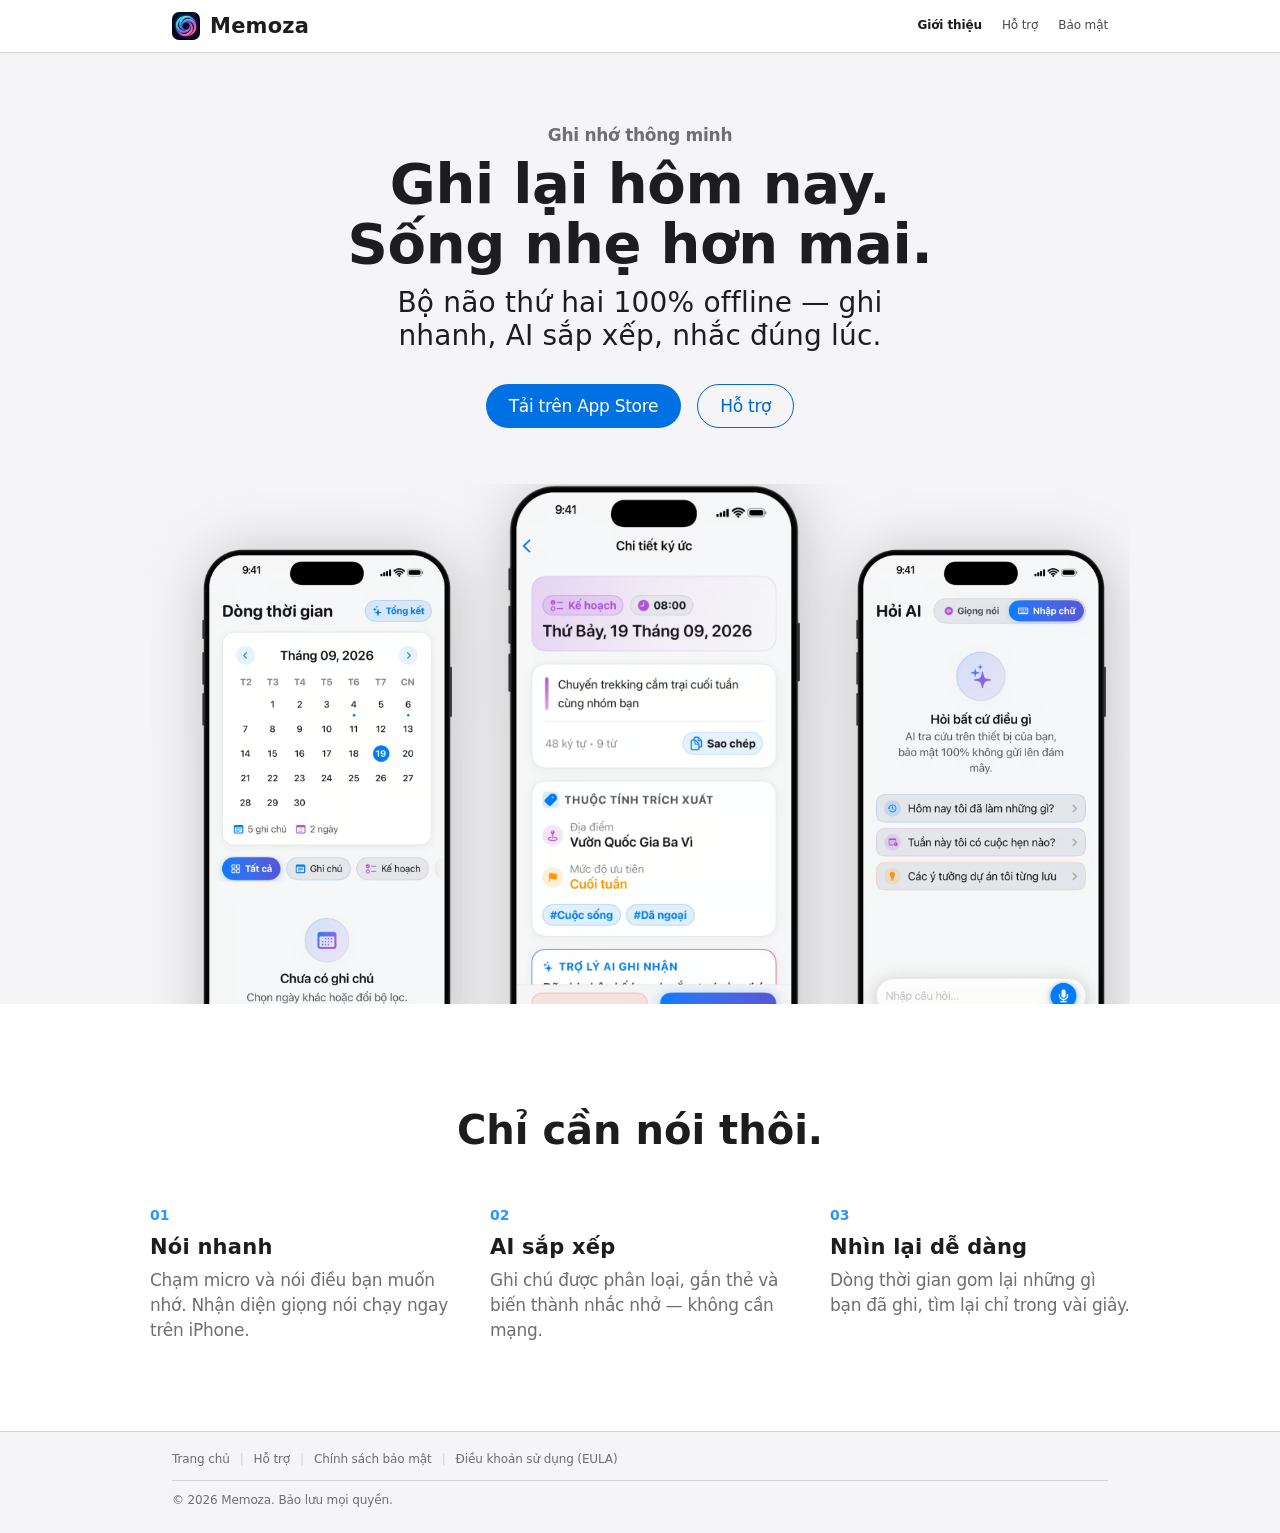
<file: index.html>
<!doctype html>
<html lang="vi">
<head>
<meta charset="utf-8">
<meta name="viewport" content="width=device-width, initial-scale=1, viewport-fit=cover">
<title>Memoza — Ghi nhớ thông minh</title>
<meta name="description" content="Memoza: bộ não thứ hai 100% offline trên iPhone — ghi nhanh, AI sắp xếp, nhắc đúng lúc.">
<meta name="theme-color" content="#f5f5f7">
<meta property="og:title" content="Memoza — Ghi nhớ thông minh">
<meta property="og:description" content="Memoza: bộ não thứ hai 100% offline trên iPhone — ghi nhanh, AI sắp xếp, nhắc đúng lúc.">
<link rel="icon" href="assets/app-icon.png">
<link rel="apple-touch-icon" href="assets/app-icon.png">
<link rel="stylesheet" href="assets/apple.css?v=c72a7275">
</head>
<body>
<a class="skip" href="#main">Bỏ qua đến nội dung</a>
<header class="gnav"><div class="gnav-inner">
<a class="gnav-brand" href="./"><img src="assets/app-icon.png" width="28" height="28" alt=""><span>Memoza</span></a>
<nav class="gnav-links" aria-label="Điều hướng"><a href="./" aria-current="page">Giới thiệu</a><a href="support.html">Hỗ trợ</a><a href="privacy.html">Bảo mật</a></nav>
</div></header>
<main id="main">
<section class="hero">
  <p class="eyebrow">Ghi nhớ thông minh</p>
  <h1>Ghi lại hôm nay. Sống nhẹ hơn mai.</h1>
  <p class="tagline">Bộ não thứ hai 100% offline — ghi nhanh, AI sắp xếp, nhắc đúng lúc.</p>
  <div class="actions">
    <a class="btn btn-fill" href="https://apps.apple.com/us/app/memoza/id6808146043" target="_blank" rel="noopener noreferrer">Tải trên App Store</a>
    <a class="btn btn-line" href="support.html">Hỗ trợ</a>
  </div>
  <div class="shots">
    <picture><source type="image/avif" srcset="assets/timeline.avif"><img class="side" src="assets/timeline.webp" width="720" height="1516" alt="Dòng thời gian dạng lịch, đánh dấu ngày có ghi chú" loading="lazy"></picture>
    <picture><source type="image/avif" srcset="assets/detail.avif"><img class="lead" src="assets/detail.webp" width="720" height="1516" alt="Chi tiết một ký ức: AI trích xuất địa điểm, mức ưu tiên và thẻ" fetchpriority="high"></picture>
    <picture><source type="image/avif" srcset="assets/ask.avif"><img class="side side-2" src="assets/ask.webp" width="720" height="1516" alt="Màn Hỏi AI với các câu hỏi gợi ý" loading="lazy"></picture>
  </div>
</section>

<section class="section">
  <h2>Chỉ cần nói thôi.</h2>
  <div class="features">
    <div><span class="num">01</span><h3>Nói nhanh</h3><p>Chạm micro và nói điều bạn muốn nhớ. Nhận diện giọng nói chạy ngay trên iPhone.</p></div>
    <div><span class="num">02</span><h3>AI sắp xếp</h3><p>Ghi chú được phân loại, gắn thẻ và biến thành nhắc nhở — không cần mạng.</p></div>
    <div><span class="num">03</span><h3>Nhìn lại dễ dàng</h3><p>Dòng thời gian gom lại những gì bạn đã ghi, tìm lại chỉ trong vài giây.</p></div>
  </div>
</section>
</main>
<footer class="gfoot"><div class="gfoot-inner">
<nav aria-label="Liên kết"><a href="./">Trang chủ</a><a href="support.html">Hỗ trợ</a><a href="privacy.html">Chính sách bảo mật</a><a href="https://www.apple.com/legal/internet-services/itunes/dev/stdeula/">Điều khoản sử dụng (EULA)</a></nav>
<p>© 2026 Memoza. Bảo lưu mọi quyền.</p>
</div></footer>
</body>
</html>
</file>
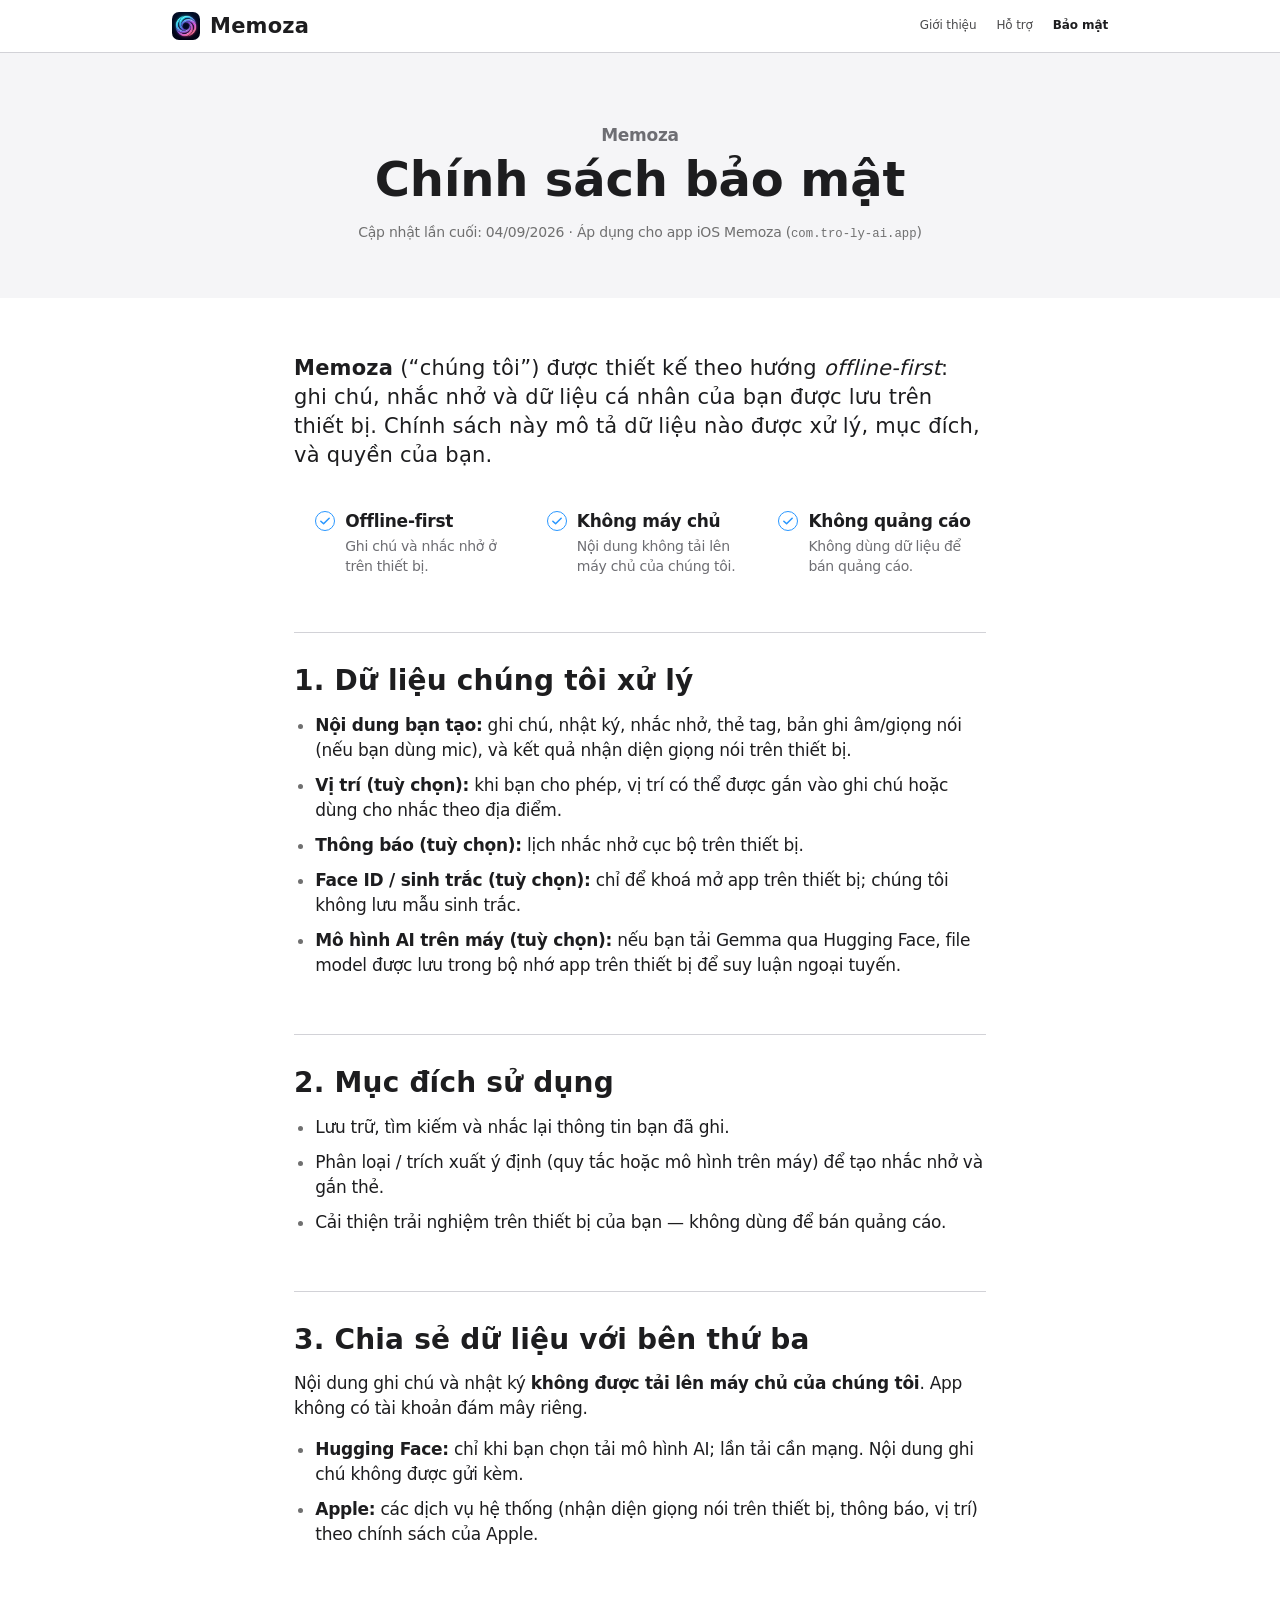
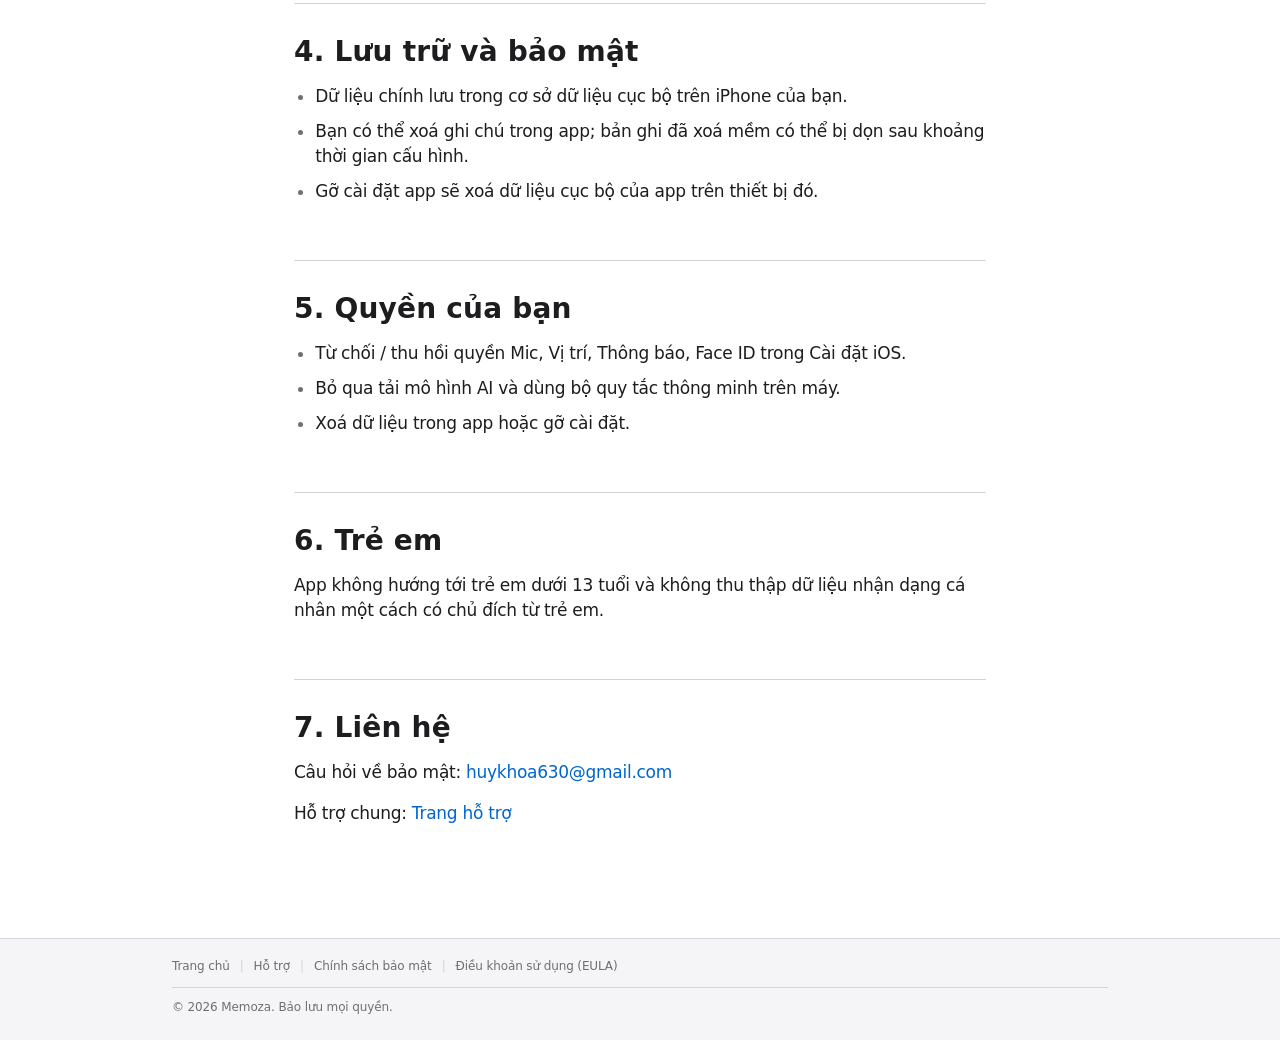
<file: privacy.html>
<!doctype html>
<html lang="vi">
<head>
<meta charset="utf-8">
<meta name="viewport" content="width=device-width, initial-scale=1, viewport-fit=cover">
<title>Chính sách bảo mật — Memoza</title>
<meta name="description" content="Memoza lưu ghi chú và nhắc nhở trên iPhone của bạn, không tải lên máy chủ.">
<meta name="theme-color" content="#f5f5f7">
<meta property="og:title" content="Chính sách bảo mật — Memoza">
<meta property="og:description" content="Memoza lưu ghi chú và nhắc nhở trên iPhone của bạn, không tải lên máy chủ.">
<link rel="icon" href="assets/app-icon.png">
<link rel="apple-touch-icon" href="assets/app-icon.png">
<link rel="stylesheet" href="assets/apple.css?v=c72a7275">
</head>
<body>
<a class="skip" href="#main">Bỏ qua đến nội dung</a>
<header class="gnav"><div class="gnav-inner">
<a class="gnav-brand" href="./"><img src="assets/app-icon.png" width="28" height="28" alt=""><span>Memoza</span></a>
<nav class="gnav-links" aria-label="Điều hướng"><a href="./">Giới thiệu</a><a href="support.html">Hỗ trợ</a><a href="privacy.html" aria-current="page">Bảo mật</a></nav>
</div></header>
<main id="main">
<header class="doc-head">
  <p class="eyebrow">Memoza</p>
  <h1>Chính sách bảo mật</h1>
  <p class="meta">Cập nhật lần cuối: 04/09/2026 · Áp dụng cho app iOS Memoza (<code>com.tro-ly-ai.app</code>)</p>
</header>

<article class="doc">
  <p class="lead"><strong>Memoza</strong> (“chúng tôi”) được thiết kế theo hướng <em>offline-first</em>: ghi chú, nhắc nhở và dữ liệu cá nhân của bạn được lưu trên thiết bị. Chính sách này mô tả dữ liệu nào được xử lý, mục đích, và quyền của bạn.</p>

  <ul class="facts">
    <li><b>Offline-first</b><span>Ghi chú và nhắc nhở ở trên thiết bị.</span></li>
    <li><b>Không máy chủ</b><span>Nội dung không tải lên máy chủ của chúng tôi.</span></li>
    <li><b>Không quảng cáo</b><span>Không dùng dữ liệu để bán quảng cáo.</span></li>
  </ul>


  <h2>1. Dữ liệu chúng tôi xử lý</h2>
  <ul>
    <li><strong>Nội dung bạn tạo:</strong> ghi chú, nhật ký, nhắc nhở, thẻ tag, bản ghi âm/giọng nói (nếu bạn dùng mic), và kết quả nhận diện giọng nói trên thiết bị.</li>
    <li><strong>Vị trí (tuỳ chọn):</strong> khi bạn cho phép, vị trí có thể được gắn vào ghi chú hoặc dùng cho nhắc theo địa điểm.</li>
    <li><strong>Thông báo (tuỳ chọn):</strong> lịch nhắc nhở cục bộ trên thiết bị.</li>
    <li><strong>Face ID / sinh trắc (tuỳ chọn):</strong> chỉ để khoá mở app trên thiết bị; chúng tôi không lưu mẫu sinh trắc.</li>
    <li><strong>Mô hình AI trên máy (tuỳ chọn):</strong> nếu bạn tải Gemma qua Hugging Face, file model được lưu trong bộ nhớ app trên thiết bị để suy luận ngoại tuyến.</li>
  </ul>

  <h2>2. Mục đích sử dụng</h2>
  <ul>
    <li>Lưu trữ, tìm kiếm và nhắc lại thông tin bạn đã ghi.</li>
    <li>Phân loại / trích xuất ý định (quy tắc hoặc mô hình trên máy) để tạo nhắc nhở và gắn thẻ.</li>
    <li>Cải thiện trải nghiệm trên thiết bị của bạn — không dùng để bán quảng cáo.</li>
  </ul>

  <h2>3. Chia sẻ dữ liệu với bên thứ ba</h2>
  <p>Nội dung ghi chú và nhật ký <strong>không được tải lên máy chủ của chúng tôi</strong>. App không có tài khoản đám mây riêng.</p>
  <ul>
    <li><strong>Hugging Face:</strong> chỉ khi bạn chọn tải mô hình AI; lần tải cần mạng. Nội dung ghi chú không được gửi kèm.</li>
    <li><strong>Apple:</strong> các dịch vụ hệ thống (nhận diện giọng nói trên thiết bị, thông báo, vị trí) theo chính sách của Apple.</li>
  </ul>

  <h2>4. Lưu trữ và bảo mật</h2>
  <ul>
    <li>Dữ liệu chính lưu trong cơ sở dữ liệu cục bộ trên iPhone của bạn.</li>
    <li>Bạn có thể xoá ghi chú trong app; bản ghi đã xoá mềm có thể bị dọn sau khoảng thời gian cấu hình.</li>
    <li>Gỡ cài đặt app sẽ xoá dữ liệu cục bộ của app trên thiết bị đó.</li>
  </ul>

  <h2>5. Quyền của bạn</h2>
  <ul>
    <li>Từ chối / thu hồi quyền Mic, Vị trí, Thông báo, Face ID trong Cài đặt iOS.</li>
    <li>Bỏ qua tải mô hình AI và dùng bộ quy tắc thông minh trên máy.</li>
    <li>Xoá dữ liệu trong app hoặc gỡ cài đặt.</li>
  </ul>

  <h2>6. Trẻ em</h2>
  <p>App không hướng tới trẻ em dưới 13 tuổi và không thu thập dữ liệu nhận dạng cá nhân một cách có chủ đích từ trẻ em.</p>

  <h2>7. Liên hệ</h2>
  <p>Câu hỏi về bảo mật: <a href="mailto:huykhoa630@gmail.com">huykhoa630@gmail.com</a></p>
  <p>Hỗ trợ chung: <a href="support.html">Trang hỗ trợ</a></p>
</article>
</main>
<footer class="gfoot"><div class="gfoot-inner">
<nav aria-label="Liên kết"><a href="./">Trang chủ</a><a href="support.html">Hỗ trợ</a><a href="privacy.html">Chính sách bảo mật</a><a href="https://www.apple.com/legal/internet-services/itunes/dev/stdeula/">Điều khoản sử dụng (EULA)</a></nav>
<p>© 2026 Memoza. Bảo lưu mọi quyền.</p>
</div></footer>
</body>
</html>
</file>
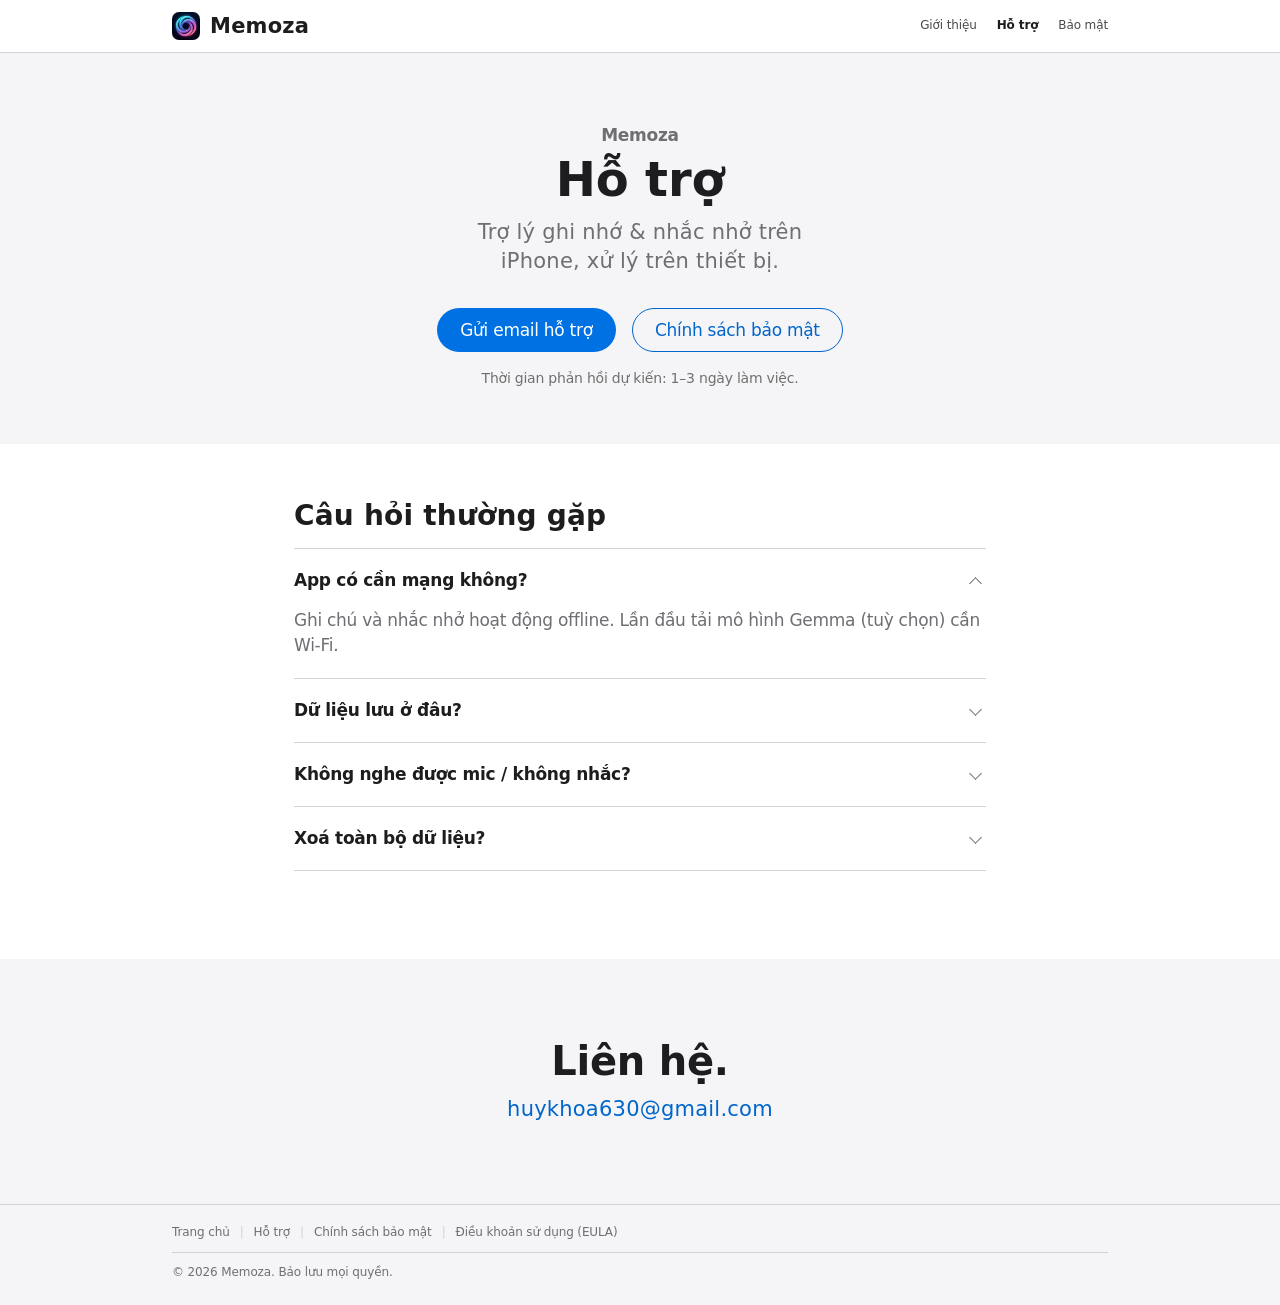
<file: support.html>
<!doctype html>
<html lang="vi">
<head>
<meta charset="utf-8">
<meta name="viewport" content="width=device-width, initial-scale=1, viewport-fit=cover">
<title>Hỗ trợ — Memoza</title>
<meta name="description" content="Hỗ trợ người dùng ứng dụng Memoza.">
<meta name="theme-color" content="#f5f5f7">
<meta property="og:title" content="Hỗ trợ — Memoza">
<meta property="og:description" content="Hỗ trợ người dùng ứng dụng Memoza.">
<link rel="icon" href="assets/app-icon.png">
<link rel="apple-touch-icon" href="assets/app-icon.png">
<link rel="stylesheet" href="assets/apple.css?v=c72a7275">
</head>
<body>
<a class="skip" href="#main">Bỏ qua đến nội dung</a>
<header class="gnav"><div class="gnav-inner">
<a class="gnav-brand" href="./"><img src="assets/app-icon.png" width="28" height="28" alt=""><span>Memoza</span></a>
<nav class="gnav-links" aria-label="Điều hướng"><a href="./">Giới thiệu</a><a href="support.html" aria-current="page">Hỗ trợ</a><a href="privacy.html">Bảo mật</a></nav>
</div></header>
<main id="main">
<header class="doc-head">
  <p class="eyebrow">Memoza</p>
  <h1>Hỗ trợ</h1>
  <p class="tagline-sm">Trợ lý ghi nhớ &amp; nhắc nhở trên iPhone, xử lý trên thiết bị.</p>
  <div class="actions">
    <a class="btn btn-fill" href="mailto:huykhoa630@gmail.com?subject=H%E1%BB%97%20tr%E1%BB%A3%20Memoza">Gửi email hỗ trợ</a>
    <a class="btn btn-line" href="privacy.html">Chính sách bảo mật</a>
  </div>
  <p class="meta">Thời gian phản hồi dự kiến: 1–3 ngày làm việc.</p>
</header>

<div class="doc">
  <h2>Câu hỏi thường gặp</h2>
  <div class="faq">
    <details open><summary>App có cần mạng không?</summary><p>Ghi chú và nhắc nhở hoạt động offline. Lần đầu tải mô hình Gemma (tuỳ chọn) cần Wi‑Fi.</p></details>
    <details><summary>Dữ liệu lưu ở đâu?</summary><p>Trên iPhone của bạn. Không đồng bộ lên server của chúng tôi.</p></details>
    <details><summary>Không nghe được mic / không nhắc?</summary><p>Kiểm tra quyền Micro và Thông báo trong Cài đặt iOS → Memoza.</p></details>
    <details><summary>Xoá toàn bộ dữ liệu?</summary><p>Xoá ghi chú trong app hoặc gỡ cài đặt ứng dụng.</p></details>
  </div>
</div>

<section class="contact">
  <h2>Liên hệ.</h2>
  <p class="tagline-sm"><a href="mailto:huykhoa630@gmail.com">huykhoa630@gmail.com</a></p>
</section>
</main>
<footer class="gfoot"><div class="gfoot-inner">
<nav aria-label="Liên kết"><a href="./">Trang chủ</a><a href="support.html">Hỗ trợ</a><a href="privacy.html">Chính sách bảo mật</a><a href="https://www.apple.com/legal/internet-services/itunes/dev/stdeula/">Điều khoản sử dụng (EULA)</a></nav>
<p>© 2026 Memoza. Bảo lưu mọi quyền.</p>
</div></footer>
</body>
</html>
</file>
<file: assets/apple.css>
/* Style chung cho mọi trang app — "white room with a single blue switch".
   Sửa ở đây rồi chạy `node scripts/sites.mjs build`; file được chép vào dist/<site>/assets/apple.css. */
:root {
  color-scheme: light;
  --blue: #0071e3;        /* chỉ dùng làm nền nút chính */
  --link: #0066cc;        /* link và nút viền */
  --signal: #2997ff;      /* trang trí */
  --ink: #1d1d1f;
  --ink-2: #6e6e73;
  --ash: #707070;
  --frost: #f5f5f7;
  --ice: #f4f8fb;
  --pebble: #e2e2e5;
  --hair: #d2d2d7;
  --white: #fff;
  --radius: 8px;
  --pill: 980px;
  --shadow-product: rgba(0, 0, 0, .22) 3px 5px 30px 0;
  --text: -apple-system, BlinkMacSystemFont, "SF Pro Text", "Helvetica Neue", Inter, system-ui, sans-serif;
  --display: -apple-system, BlinkMacSystemFont, "SF Pro Display", "Helvetica Neue", Inter, system-ui, sans-serif;
  --gutter: 22px;
  --text-max: 692px;
  --content-max: 980px;
}

*, *::before, *::after { box-sizing: border-box; }
html { -webkit-text-size-adjust: 100%; }
body {
  margin: 0;
  background: var(--white);
  color: var(--ink);
  font: 400 17px/1.47 var(--text);
  letter-spacing: -.016em;
  -webkit-font-smoothing: antialiased;
  text-rendering: optimizeLegibility;
}
img { display: block; max-width: 100%; height: auto; }
picture { display: contents; } /* <picture> chỉ để chọn định dạng (AVIF/WebP), không tham gia bố cục */
a { color: var(--link); text-decoration: none; }
a:hover { text-decoration: underline; }
:focus-visible { outline: 2px solid var(--blue); outline-offset: 2px; border-radius: 4px; }
strong, b { font-weight: 600; }
h1, h2, h3, .tagline, .tagline-sm { text-wrap: balance; }
code { font: .88em/1 ui-monospace, "SF Mono", Menlo, monospace; letter-spacing: 0; }

.skip { position: absolute; left: -999px; }
.skip:focus { left: 16px; top: 8px; z-index: 20; background: var(--white); padding: 8px 12px; }

/* ——— Global nav ——— */
.gnav {
  position: sticky; top: 0; z-index: 10;
  background: rgba(255, 255, 255, .8);
  -webkit-backdrop-filter: saturate(180%) blur(20px);
  backdrop-filter: saturate(180%) blur(20px);
  border-bottom: 1px solid var(--hair);
}
.gnav-inner {
  max-width: var(--content-max); margin: 0 auto; padding: 0 var(--gutter);
  min-height: 52px; display: flex; align-items: center; justify-content: space-between; gap: 16px;
}
.gnav-brand {
  display: flex; align-items: center; gap: 10px; flex: none;
  color: var(--ink); font: 600 21px/1.24 var(--display); letter-spacing: .011em;
}
.gnav-brand:hover { text-decoration: none; }
.gnav-brand img { width: 28px; height: 28px; border-radius: 7px; }
.gnav-links { display: flex; align-items: center; gap: 20px; overflow-x: auto; scrollbar-width: none; }
.gnav-links::-webkit-scrollbar { display: none; }
.gnav-links a { color: var(--ink); font-size: 12px; letter-spacing: -.01em; white-space: nowrap; opacity: .8; padding: 14px 0; }
.gnav-links a:hover { opacity: 1; text-decoration: none; color: var(--link); }
.gnav-links a[aria-current="page"] { opacity: 1; font-weight: 600; }
.gnav-links .lang { border: 1px solid var(--hair); border-radius: var(--pill); padding: 3px 10px; opacity: 1; }

/* ——— Buttons ——— */
.actions { display: flex; flex-wrap: wrap; justify-content: center; gap: 16px; margin-top: 32px; }
.btn {
  display: inline-flex; align-items: center; justify-content: center; gap: 6px;
  min-height: 44px; padding: 11px 22px; border-radius: var(--pill);
  font: 400 17px/1.18 var(--text); letter-spacing: -.016em; white-space: nowrap;
  border: 1px solid transparent; transition: background-color .2s, color .2s;
}
.btn:hover { text-decoration: none; }
.btn-fill { background: var(--blue); color: var(--white); }
.btn-fill:hover { background: #0077ed; }
.btn-line { border-color: var(--link); color: var(--link); }
.btn-line:hover { background: var(--link); color: var(--white); }
.link-more::after { content: " ›"; }

/* ——— Hero ——— */
.hero { background: var(--frost); text-align: center; padding: 72px var(--gutter) 0; overflow: hidden; }
.eyebrow { font: 600 17px/1.24 var(--text); color: var(--ink-2); margin: 0 0 8px; letter-spacing: -.016em; }
.hero h1, .display {
  font: 600 56px/1.07 var(--display); letter-spacing: -.005em; margin: 0 auto; max-width: 16ch;
}
.tagline { font: 300 28px/1.18 var(--display); letter-spacing: .007em; margin: 12px auto 0; max-width: 30ch; }
.tagline-sm { font: 300 21px/1.38 var(--display); letter-spacing: .011em; color: var(--ink); margin: 12px auto 0; max-width: 40ch; }
.shots {
  display: flex; justify-content: center; align-items: flex-start; gap: 28px;
  margin: 56px auto 0; max-width: var(--content-max); height: 520px; overflow: hidden;
}
.shots img { width: 250px; margin-top: 64px; filter: drop-shadow(3px 5px 30px rgba(0, 0, 0, .22)); }
.shots img.lead { width: 292px; margin-top: 0; }
.shots.pair img { width: 272px; margin-top: 0; }
.hero.has-mock { padding-bottom: 64px; }
.hero + .section, .hero + .doc { border-top: 0; }

/* ——— Sections ——— */
.section { padding: 104px var(--gutter) 88px; text-align: center; }
.section.alt { background: var(--frost); }
.section h2 { font: 600 40px/1.1 var(--display); letter-spacing: 0; margin: 0 auto; max-width: 20ch; }
.features {
  display: grid; grid-template-columns: repeat(3, 1fr); gap: 40px;
  max-width: var(--content-max); margin: 56px auto 0; text-align: left;
}
.features h3 { font: 600 21px/1.24 var(--display); letter-spacing: .011em; margin: 0 0 8px; }
.features p { margin: 0; color: var(--ink-2); }
.features .num { display: block; font: 600 14px/1 var(--text); color: var(--signal); margin-bottom: 12px; letter-spacing: 0; }

/* ——— Document pages ——— */
.doc-head { background: var(--frost); padding: 72px var(--gutter) 56px; text-align: center; }
.doc-head h1 { font: 600 48px/1.08 var(--display); letter-spacing: -.003em; margin: 0 auto; max-width: 22ch; }
.doc-head .tagline-sm { color: var(--ink-2); }
.meta { font-size: 14px; line-height: 1.43; color: var(--ash); letter-spacing: -.016em; margin: 16px 0 0; }
.doc { max-width: calc(var(--text-max) + 2 * var(--gutter)); margin: 0 auto; padding: 56px var(--gutter) 96px; }
.doc > :first-child { margin-top: 0; }
.doc:has(+ .contact) { padding-bottom: 72px; }
.doc h2 {
  font: 600 28px/1.14 var(--display); letter-spacing: .007em;
  margin: 56px 0 16px; padding-top: 32px; border-top: 1px solid var(--hair);
}
.doc h2:first-child { border-top: 0; padding-top: 0; }
.doc h3 { font: 600 21px/1.24 var(--display); margin: 32px 0 8px; }
.doc p, .doc li { margin: 0 0 16px; }
.doc ul, .doc ol { padding-left: 1.25em; margin: 0 0 16px; }
.doc li { margin-bottom: 10px; }
.doc li::marker { color: var(--ash); }
.doc .lead { font: 300 21px/1.38 var(--display); letter-spacing: .011em; margin-bottom: 40px; }
.doc .lead strong { font-weight: 600; }
.toc { list-style: none; padding: 0; margin: 0 0 8px; display: flex; flex-wrap: wrap; gap: 8px; }
.toc li { margin: 0; }
.toc a { display: inline-block; font-size: 14px; padding: 6px 14px; border: 1px solid var(--hair); border-radius: var(--pill); color: var(--ink); }
.toc a:hover { border-color: var(--link); color: var(--link); text-decoration: none; }

/* Điểm nổi bật: chữ trên nền trắng, không thẻ, không bóng */
.facts { display: grid; grid-template-columns: repeat(3, 1fr); gap: 24px; margin: 0 0 8px; padding: 0; list-style: none; }
.facts li { margin: 0; padding-left: 30px; position: relative; }
.facts li::before {
  content: ""; position: absolute; left: 0; top: 1px; width: 20px; height: 20px; border-radius: 50%;
  border: 1.5px solid var(--signal);
  background: no-repeat center/10px url("data:image/svg+xml,%3Csvg xmlns='http://www.w3.org/2000/svg' viewBox='0 0 12 10'%3E%3Cpath d='M1 5.2 4.3 8.5 11 1.5' fill='none' stroke='%232997ff' stroke-width='1.8' stroke-linecap='round' stroke-linejoin='round'/%3E%3C/svg%3E");
}
.facts b { display: block; font: 600 17px/1.3 var(--text); margin-bottom: 4px; }
.facts span { color: var(--ink-2); font-size: 14px; line-height: 1.43; display: block; }

/* FAQ */
.faq { border-bottom: 1px solid var(--hair); margin: 0 0 16px; }
.faq details { border-top: 1px solid var(--hair); }
.faq summary {
  list-style: none; cursor: pointer; padding: 20px 36px 20px 0; position: relative;
  font: 600 17px/1.35 var(--text);
}
.faq summary::-webkit-details-marker { display: none; }
.faq summary::after {
  content: ""; position: absolute; right: 6px; top: 26px; width: 9px; height: 9px;
  border-right: 1.5px solid var(--ink-2); border-bottom: 1.5px solid var(--ink-2);
  transform: rotate(45deg); transition: transform .2s;
}
.faq details[open] summary::after { transform: rotate(-135deg); top: 30px; }
.faq details > :not(summary) { color: var(--ink-2); margin: -4px 0 20px; }

/* Khối liên hệ: CTA thuần chữ */
.contact { background: var(--frost); text-align: center; padding: 80px var(--gutter); }
.contact h2 { font: 600 40px/1.1 var(--display); margin: 0; }
.contact .actions { margin-top: 28px; }
.contact .meta { margin-top: 20px; }

/* ——— Footer ——— */
.gfoot { background: var(--frost); border-top: 1px solid var(--hair); color: var(--ash); font-size: 12px; line-height: 1.33; letter-spacing: -.01em; }
.gfoot-inner { max-width: var(--content-max); margin: 0 auto; padding: 20px var(--gutter) 24px; }
.gfoot nav { display: flex; flex-wrap: wrap; gap: 4px 0; padding-bottom: 12px; border-bottom: 1px solid var(--hair); margin-bottom: 12px; }
.gfoot nav a { color: var(--ink-2); }
.gfoot nav a + a::before { content: "|"; color: var(--hair); margin: 0 10px; }
.gfoot p { margin: 0; }

/* ——— Responsive ——— */
@media (max-width: 834px) {
  .hero h1, .display { font-size: 48px; }
  .features { grid-template-columns: 1fr; gap: 32px; max-width: var(--text-max); }
  .shots { height: 440px; }
  .shots img { width: 208px; }
  .shots img.lead { width: 242px; }
  .features { text-align: center; }
}
@media (max-width: 600px) {
  :root { --gutter: 16px; }
  .gnav-brand { font-size: 17px; }
  .gnav-brand img { width: 24px; height: 24px; border-radius: 6px; }
  .gnav-links { gap: 14px; }
  .hero { padding-top: 48px; }
  .hero h1, .display { font-size: 40px; line-height: 1.1; }
  .tagline { font-size: 21px; line-height: 1.24; }
  .actions { gap: 12px; }
  .shots { gap: 12px; margin-top: 40px; height: 400px; }
  .shots img.side { display: none; }
  .shots img.lead { width: 70%; margin-top: 0; }
  .shots.pair { height: 360px; }
  .shots.pair img { display: block; width: 47%; }
  .section { padding: 72px var(--gutter) 64px; }
  .section h2, .contact h2 { font-size: 32px; }
  .doc-head { padding: 48px var(--gutter) 40px; }
  .doc-head h1 { font-size: 36px; }
  .tagline-sm { font-size: 19px; line-height: 1.32; }
  .doc .lead { font-size: 19px; }
  .actions { flex-direction: column; align-items: stretch; max-width: 320px; margin-left: auto; margin-right: auto; }
  .gfoot nav { gap: 6px 18px; }
  .gfoot nav a + a::before { content: none; }
  .doc { padding-top: 40px; }
  .doc h2 { font-size: 24px; margin-top: 44px; padding-top: 28px; }
  .facts { grid-template-columns: 1fr; gap: 16px; }
  .contact { padding: 64px var(--gutter); }
}
@media (max-width: 440px) {
  .gnav-brand span { position: absolute; width: 1px; height: 1px; overflow: hidden; clip: rect(0 0 0 0); white-space: nowrap; }
  .gnav-links { gap: 16px; }
  .gnav-links a { font-size: 13px; }
}
@media (prefers-reduced-motion: reduce) { * { transition: none !important; } }
</file>
